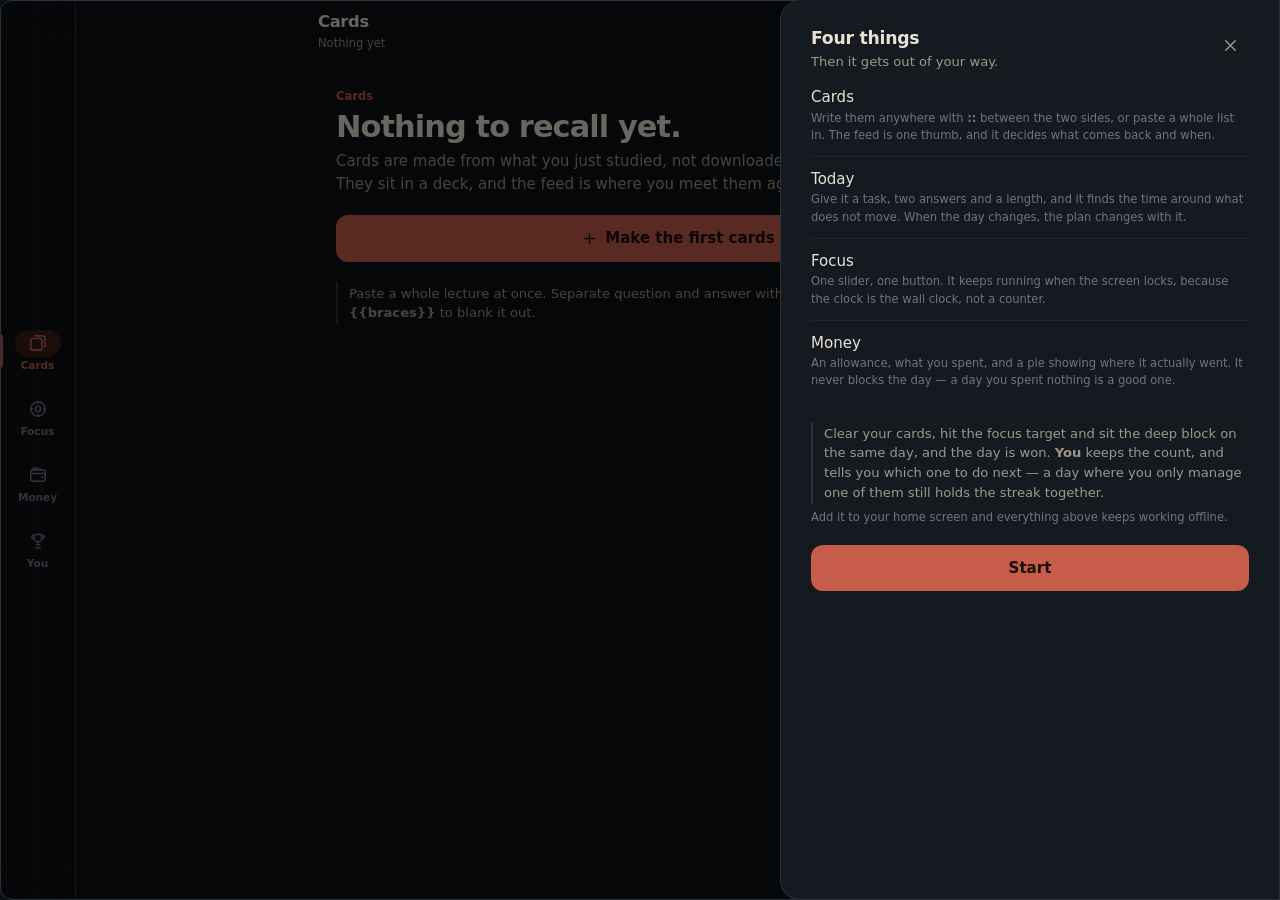
<file: engine/index.html>
<!doctype html>
<html lang="en" data-theme="dark">
<head>
<meta charset="utf-8">
<meta name="viewport" content="width=device-width, initial-scale=1, viewport-fit=cover, maximum-scale=5">
<title>Engine</title>

<meta name="description" content="Flash cards, a day planner, a deep work timer and pocket money, kept on your own phone.">
<meta name="theme-color" content="#0D1014">
<meta name="color-scheme" content="dark light">
<meta name="mobile-web-app-capable" content="yes">
<meta name="apple-mobile-web-app-capable" content="yes">
<meta name="apple-mobile-web-app-status-bar-style" content="black-translucent">
<meta name="apple-mobile-web-app-title" content="Engine">
<meta name="format-detection" content="telephone=no,date=no,address=no,email=no">

<link rel="manifest" href="manifest.webmanifest">
<link rel="icon" href="icons/favicon.svg" type="image/svg+xml">
<link rel="icon" href="icons/icon-192.png" sizes="192x192" type="image/png">
<link rel="apple-touch-icon" href="icons/apple-touch-icon.png">
<link rel="stylesheet" href="css/app.css">

<script>
  /* Set the theme before first paint so the screen never flashes white at 6am. */
  (function () {
    try {
      var raw = localStorage.getItem('engine.doc.v1');
      var t = 'dark';
      if (raw) {
        var s = JSON.parse(raw).settings || {};
        t = s.theme || 'dark';
        if (t === 'auto') t = matchMedia('(prefers-color-scheme: light)').matches ? 'light' : 'dark';
        document.documentElement.dataset.accent = s.accent || 'default';
        document.documentElement.dataset.density = s.density || 'normal';
      }
      document.documentElement.dataset.theme = t;
      document.querySelector('meta[name="theme-color"]')
        .setAttribute('content', t === 'light' ? '#F6F2EA' : '#0D1014');
    } catch (e) {}
  })();
</script>
</head>
<body>

<div id="app">
  <header id="topbar">
    <div class="topbar-in">
      <div class="grow">
        <div class="topbar-title">Engine</div>
        <div class="topbar-sub">Starting up</div>
      </div>
    </div>
  </header>

  <main id="main">
    <div class="block" aria-hidden="true">
      <div class="skel" style="height:22px;width:52%"></div>
      <div class="skel" style="height:15px;width:34%;margin-top:10px"></div>
      <div class="skel" style="height:110px;margin-top:22px;border-radius:18px"></div>
      <div class="skel" style="height:62px;margin-top:12px;border-radius:12px"></div>
    </div>
    <noscript>
      <div class="empty">
        <b>JavaScript is switched off</b>
        Engine runs entirely in the browser with no server, so it needs JavaScript to do anything at all.
      </div>
    </noscript>
  </main>

  <nav id="tabbar" aria-label="Sections"></nav>
</div>

<div id="reel" hidden></div>
<div id="scrim" hidden></div>
<div id="sheet" hidden role="dialog" aria-modal="true"></div>
<div id="toast" role="status" aria-live="polite"></div>
<div id="updater" hidden></div>

<script type="module" src="js/app.js"></script>

<script>
  /* The service worker is registered here, in a plain script, rather than
     from inside the module graph.

     If a module ever fails to load — a half-finished upload, a file
     missing from the cache, a typo in an import — the graph never
     instantiates and nothing inside it runs, which would include the code
     that registers the worker. The app would then be stuck on the broken
     copy with no way to fetch a fixed one. Registering out here means an
     update can always land, so a bad build can be replaced by the next
     one instead of bricking the page.

     It also races the module fetches for bandwidth and loses on a bad
     connection, so it waits for load and then retries. app.js picks the
     registration up through navigator.serviceWorker.ready. */
  (function () {
    if (!('serviceWorker' in navigator)) return;
    var tries = 0;
    function go() {
      navigator.serviceWorker.register('sw.js', { scope: './' }).catch(function () {
        if (++tries < 4) setTimeout(go, 900 * tries);
      });
    }
    if (document.readyState === 'complete') setTimeout(go, 300);
    else addEventListener('load', function () { setTimeout(go, 300); });
  })();
</script>
</body>
</html>
</file>
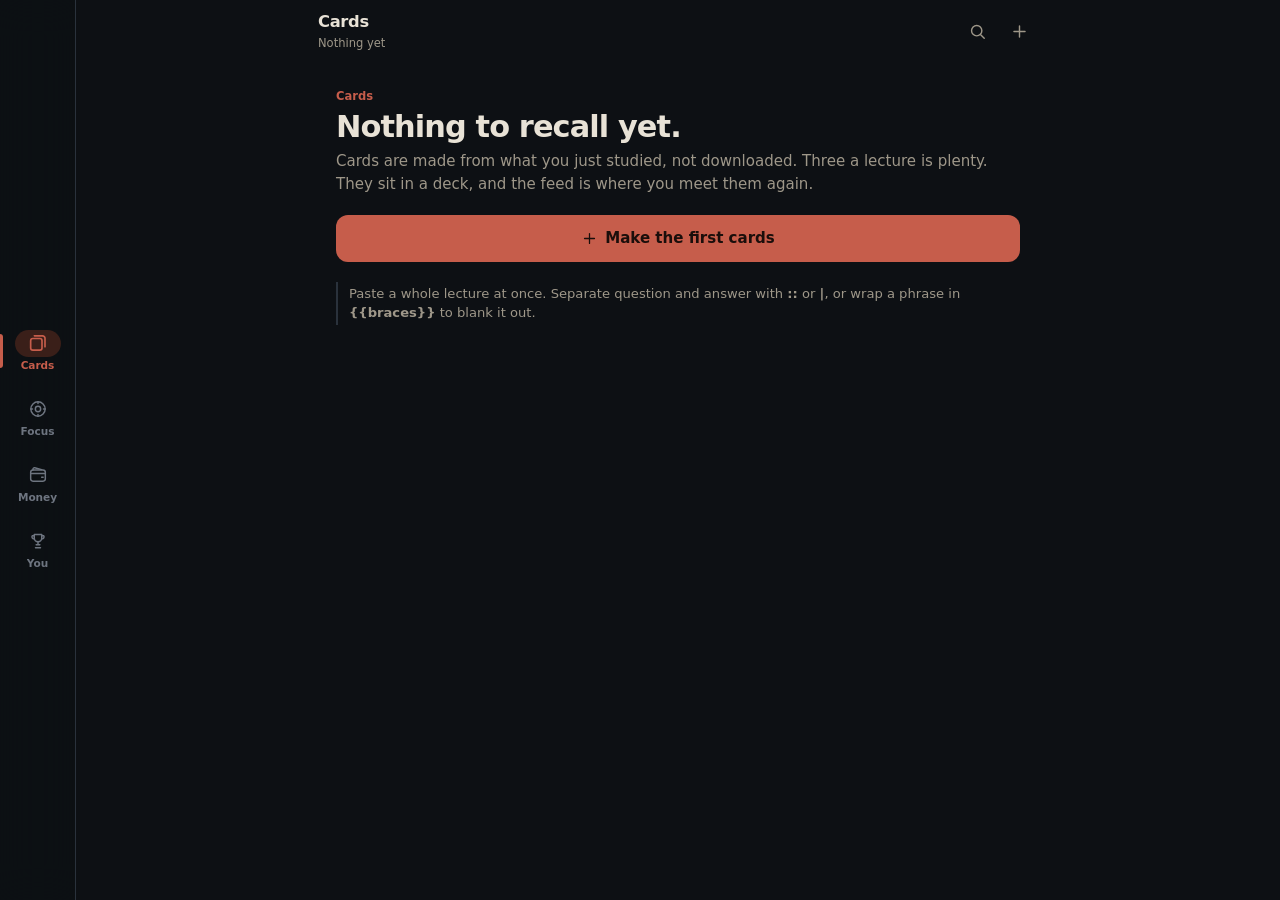
<file: engine/learn.html>
<!doctype html>
<html lang="en" data-theme="dark">
<head>
<meta charset="utf-8">
<meta name="viewport" content="width=device-width, initial-scale=1, viewport-fit=cover">
<title>Engine — Cards</title>
<meta name="theme-color" content="#0D1014">
<link rel="stylesheet" href="css/app.css">
<script>location.replace('./index.html#/cards');</script>
</head>
<body>
<main id="main" style="padding-top:20vh">
  <div class="empty">
    <b>Cards live inside Engine</b>
    Cards, the feed and their scheduling all moved into the main app.
    <p style="margin-top:16px"><a class="btn primary" href="./index.html#/cards">Open cards</a></p>
  </div>
</main>
</body>
</html>
</file>
<file: engine/css/app.css>
/* ============================================================
   ENGINE — design system
   Ink & bone. A time spine. Hairlines, no shadows.
   ============================================================ */

:root{
  --ink:#0D1014;
  --s1:#151A20;
  --s2:#1D242C;
  --s3:#262F39;
  --line:#2A323C;
  --line-soft:#1F262E;

  --tx:#E8E2D6;
  --tx2:#9E9789;
  --tx3:#6E7580;

  --accent:#C65D4B;
  --accent-ink:#1A0E0B;
  --accent-wash:#3A1F19;

  --done:#6FA893;
  --done-ink:#08201A;
  --done-wash:#1B3A33;

  --warn:#D9A441;
  --warn-wash:#3A2E12;
  --bad:#D2685C;
  --bad-wash:#3A1C18;
  --cool:#7C9AC4;

  --r1:8px; --r2:12px; --r3:18px;
  --gut:18px;
  --rail:56px;
  --tabh:60px;
  --pad:14px;

  --fs-xs:.72rem;
  --fs-sm:.82rem;
  --fs-md:.94rem;
  --fs-lg:1.08rem;
  --fs-xl:1.4rem;
  --fs-2xl:1.9rem;
  --fs-3xl:2.9rem;

  --ease:cubic-bezier(.22,.61,.36,1);
  --dur:180ms;

  color-scheme:dark;
}

[data-theme="light"]{
  --ink:#F6F2EA;
  --s1:#FFFFFF;
  --s2:#EFEAE0;
  --s3:#E3DCCF;
  --line:#DED6C7;
  --line-soft:#EBE4D8;

  --tx:#1A1D22;
  --tx2:#5E6470;
  --tx3:#8C8B85;

  --accent:#B14B39;
  --accent-ink:#FFF4F1;
  --accent-wash:#F6E2DC;

  --done:#3F7F6B;
  --done-ink:#EFFAF6;
  --done-wash:#DDEEE7;

  --warn:#8A6710;
  --warn-wash:#F4E9CC;
  --bad:#B2453A;
  --bad-wash:#F6DFDB;
  --cool:#3F6699;

  color-scheme:light;
}

[data-accent="amber"]{  --accent:#D9A441; --accent-ink:#1C1405; --accent-wash:#3A2E12; }
[data-accent="jade"]{   --accent:#5CA085; --accent-ink:#062018; --accent-wash:#18342B; }
[data-accent="indigo"]{ --accent:#7C8CE0; --accent-ink:#0B0E22; --accent-wash:#1E2347; }
[data-accent="violet"]{ --accent:#A47BD4; --accent-ink:#170C24; --accent-wash:#2C1D40; }
[data-accent="steel"]{  --accent:#7C9AC4; --accent-ink:#081018; --accent-wash:#1B2836; }

[data-theme="light"][data-accent="amber"]{  --accent:#8A6710; --accent-ink:#FFF8E8; --accent-wash:#F3E8C9; }
[data-theme="light"][data-accent="jade"]{   --accent:#2F7A60; --accent-ink:#EFFBF6; --accent-wash:#D9EEE6; }
[data-theme="light"][data-accent="indigo"]{ --accent:#4657B8; --accent-ink:#F0F2FF; --accent-wash:#DFE3F8; }
[data-theme="light"][data-accent="violet"]{ --accent:#6F45A8; --accent-ink:#F8F1FF; --accent-wash:#EBDFF8; }
[data-theme="light"][data-accent="steel"]{  --accent:#3F6699; --accent-ink:#F0F5FF; --accent-wash:#DEE7F4; }

[data-density="compact"]{ --pad:11px; --gut:14px; --tabh:54px; }
[data-density="roomy"]{ --pad:18px; --gut:22px; }

/* ---------- reset ---------- */
*{box-sizing:border-box;-webkit-tap-highlight-color:transparent}
html{-webkit-text-size-adjust:100%}
html,body{margin:0;padding:0}
body{
  background:var(--ink);
  color:var(--tx);
  font-family:ui-sans-serif,system-ui,-apple-system,"Segoe UI",Roboto,"Helvetica Neue",sans-serif;
  font-size:16px;
  line-height:1.5;
  overscroll-behavior-y:none;
  min-height:100dvh;
  -webkit-font-smoothing:antialiased;
}
button,input,select,textarea{font:inherit;color:inherit;margin:0}
button{background:none;border:0;padding:0;cursor:pointer;text-align:inherit}
a{color:var(--cool);text-underline-offset:2px}
h1,h2,h3,h4{margin:0;font-weight:620;letter-spacing:-.015em;line-height:1.25}
h1{font-size:var(--fs-xl)}
h2{font-size:var(--fs-lg)}
h3{font-size:var(--fs-md)}
p{margin:.4em 0}
ul,ol{margin:0}
img,svg{display:block;max-width:100%}
/* Every icon from util.js carries .ic, so one rule gives all of them a
   stroke, a colour and a size even where no component rule mentions svg.
   Without this the flame in a chip and the grid/list toggle drew as
   invisible black fills on a black ground. Component rules still win. */
svg.ic{width:1.08em;height:1.08em;flex:none;fill:none;stroke:currentColor;stroke-width:1.8;stroke-linecap:round;stroke-linejoin:round}
:focus-visible{outline:2px solid var(--accent);outline-offset:2px;border-radius:4px}
::selection{background:var(--accent);color:var(--accent-ink)}

/* ---------- type helpers ---------- */
.t2{color:var(--tx2)}
.t3{color:var(--tx3)}
.sm{font-size:var(--fs-sm)}
.xs{font-size:var(--fs-xs)}
.num{font-variant-numeric:tabular-nums}
.bold{font-weight:620}
.trunc{overflow:hidden;text-overflow:ellipsis;white-space:nowrap}
.center{text-align:center}
.mt{margin-top:12px}
.mt2{margin-top:20px}

/* ---------- app shell ---------- */
#app{min-height:100dvh;display:flex;flex-direction:column}
#topbar{
  position:sticky;top:0;z-index:40;
  padding:calc(env(safe-area-inset-top) + 10px) var(--gut) 10px;
  background:var(--ink);
  border-bottom:1px solid transparent;
  transition:border-color var(--dur) var(--ease);
}
#topbar.scrolled{border-bottom-color:var(--line);background:color-mix(in srgb,var(--ink) 90%,transparent);-webkit-backdrop-filter:blur(14px);backdrop-filter:blur(14px)}
.topbar-in{display:flex;align-items:center;justify-content:space-between;gap:10px;max-width:720px;margin:0 auto}
.topbar-title{font-size:1.02rem;font-weight:620;letter-spacing:-.02em;overflow:hidden;text-overflow:ellipsis;white-space:nowrap}
.topbar-sub{font-size:var(--fs-xs);color:var(--tx2);margin-top:1px;overflow:hidden;text-overflow:ellipsis;white-space:nowrap}
.topbar-actions{display:flex;align-items:center;gap:4px;flex:none}
/* Everything in the top bar is reachable with one thumb, so everything
   in it gets a real hit area whatever it looks like. */
.topbar-actions>.chip{position:relative;min-height:30px;padding:5px 10px;font-weight:600}
.topbar-actions>.chip::after{content:"";position:absolute;left:-4px;right:-4px;top:50%;height:44px;transform:translateY(-50%)}

/* A screen one level down always says so in the same place, so going
   back never means hunting for the way you came in. */
.topbar-back{
  flex:none;width:34px;height:34px;margin-left:-7px;
  display:inline-flex;align-items:center;justify-content:center;
  border-radius:11px;color:var(--tx2);
  transition:background var(--dur) var(--ease),transform 90ms var(--ease);
}
.topbar-back svg{width:20px;height:20px;stroke-width:2}
.topbar-back:active{background:var(--s2);transform:scale(.93)}

#main{flex:1;width:100%;max-width:720px;margin:0 auto;padding:0 var(--gut) calc(var(--tabh) + env(safe-area-inset-bottom) + 30px)}

.block{margin:var(--gut) 0}
.hr{height:1px;background:var(--line-soft);border:0;margin:var(--gut) 0}

/* ============================================================
   TAB BAR
   Rigid: it is always the same six, always in the same order,
   always the same height, and it never moves under your thumb.
   Interactive: one rail slides to the tab you are on, the icon
   sits in a pill that fills, and the label is legible rather than
   decorative. Painted once and then updated in place, which is
   what lets the rail animate at all.
   ============================================================ */
#tabbar{
  position:fixed;left:0;right:0;bottom:0;z-index:45;
  height:calc(var(--tabh) + env(safe-area-inset-bottom));
  padding-bottom:env(safe-area-inset-bottom);
  background:color-mix(in srgb,var(--ink) 88%,transparent);
  -webkit-backdrop-filter:saturate(150%) blur(18px);
  backdrop-filter:saturate(150%) blur(18px);
  border-top:1px solid var(--line);
  display:flex;justify-content:center;
  touch-action:manipulation;
}
@supports not (backdrop-filter:blur(1px)){ #tabbar{background:var(--ink)} }
#tabbar[hidden]{display:none}

.tab{
  flex:1 1 0;min-width:0;max-width:140px;
  display:flex;flex-direction:column;align-items:center;justify-content:center;gap:2px;
  color:var(--tx3);position:relative;padding-top:3px;
  transition:color var(--dur) var(--ease);
  -webkit-user-select:none;user-select:none;
}
.tab .ico{
  width:46px;height:27px;display:flex;align-items:center;justify-content:center;
  border-radius:14px;background:transparent;
  transition:background var(--dur) var(--ease),transform 260ms cubic-bezier(.34,1.5,.5,1);
}
.tab svg{width:20px;height:20px;stroke:currentColor;fill:none;stroke-width:1.75;stroke-linecap:round;stroke-linejoin:round}
.tab span{font-size:.66rem;font-weight:600;letter-spacing:-.005em;line-height:1.25;max-width:100%;overflow:hidden;text-overflow:ellipsis;white-space:nowrap}
.tab:active .ico{transform:scale(.9)}
.tab[aria-current="page"]{color:var(--accent)}
.tab[aria-current="page"] .ico{background:var(--accent-wash)}
.tab[aria-current="page"] svg{stroke-width:2}

/* One rail for the whole bar, moved by transform, so switching tabs
   reads as a single object sliding rather than two dots blinking. */
.tabrail{
  position:absolute;top:0;left:0;width:0;height:2.5px;border-radius:0 0 3px 3px;
  background:var(--accent);pointer-events:none;
  transition:transform 300ms cubic-bezier(.3,.8,.3,1),width 220ms var(--ease);
}
.tab .dot{
  position:absolute;top:2px;right:calc(50% - 20px);
  min-width:16px;height:16px;padding:0 4px;border-radius:9px;
  background:var(--accent);color:var(--accent-ink);
  font-size:.6rem;font-weight:700;font-variant-numeric:tabular-nums;
  display:flex;align-items:center;justify-content:center;line-height:1;
  box-shadow:0 0 0 2px var(--ink);
}
.tab .dot.soft{background:var(--done);color:var(--done-ink)}
.tab .dot.pip{min-width:8px;width:8px;height:8px;padding:0;top:5px;right:calc(50% - 15px)}
.tab .dot[hidden]{display:none}

/* The view itself fades in on a tab change. Short enough that it never
   sits between you and the thing you tapped. */
#main.swap{animation:viewIn 220ms var(--ease)}
@keyframes viewIn{from{opacity:0;transform:translateY(6px)}to{opacity:1;transform:none}}

/* ---------- buttons ---------- */
.btn{
  display:inline-flex;align-items:center;justify-content:center;gap:7px;
  min-height:44px;padding:11px 16px;border-radius:var(--r2);
  background:var(--s2);color:var(--tx);
  font-size:var(--fs-md);font-weight:580;
  border:1px solid transparent;
  transition:transform 90ms var(--ease),background var(--dur) var(--ease),opacity var(--dur);
  user-select:none;
}
.btn:active{transform:scale(.975)}
.btn[disabled]{opacity:.4;pointer-events:none}
.btn.primary{background:var(--accent);color:var(--accent-ink)}
.btn.good{background:var(--done);color:var(--done-ink)}
.btn.danger{background:var(--bad-wash);color:var(--bad)}
.btn.quiet{background:transparent;border-color:var(--line);color:var(--tx)}
.btn.full{width:100%}
.btn.s{min-height:36px;padding:7px 11px;font-size:var(--fs-sm);border-radius:var(--r1);gap:5px}
.btn svg{width:17px;height:17px;stroke:currentColor;fill:none;stroke-width:1.8;stroke-linecap:round;stroke-linejoin:round;flex:none}
.iconbtn{width:38px;height:38px;display:inline-flex;align-items:center;justify-content:center;border-radius:10px;color:var(--tx2);transition:background var(--dur) var(--ease)}
.iconbtn:active{background:var(--s2)}
.iconbtn svg{width:19px;height:19px;stroke:currentColor;fill:none;stroke-width:1.8;stroke-linecap:round;stroke-linejoin:round}

.row{display:flex;align-items:center;gap:10px}
.row.tight{gap:6px}
.row.between{justify-content:space-between}
.row.top{align-items:flex-start}
.grow{flex:1;min-width:0}
.wrap{display:flex;flex-wrap:wrap;gap:7px}
.g2{display:grid;grid-template-columns:1fr 1fr;gap:9px}
.g3{display:grid;grid-template-columns:repeat(3,1fr);gap:8px}
/* ---------- panels ---------- */
.panel{background:var(--s1);border:1px solid var(--line-soft);border-radius:var(--r3);padding:var(--pad) calc(var(--pad) + 2px)}
.panel+.panel{margin-top:10px}
.panel-h{display:flex;align-items:baseline;justify-content:space-between;gap:10px;margin-bottom:9px}
.section-h{display:flex;align-items:baseline;justify-content:space-between;gap:10px;margin:0 2px 8px}
.section-h h2{font-size:var(--fs-md);font-weight:620}

.chip{display:inline-flex;align-items:center;gap:4px;padding:3px 9px;border-radius:20px;background:var(--s2);color:var(--tx2);font-size:var(--fs-xs);font-weight:540;line-height:1.4;white-space:nowrap}
.chip.live{background:var(--accent-wash);color:var(--accent)}
.chip.done{background:var(--done-wash);color:var(--done)}
.chip.warn{background:var(--warn-wash);color:var(--warn)}
.chip.bad{background:var(--bad-wash);color:var(--bad)}
.chip.on{background:var(--tx);color:var(--ink)}
.chip svg{width:13px;height:13px;stroke-width:2}
/* A chip you can press has to be pressable with a thumb. The pill keeps
   its size; the thing you have to hit is bigger than the thing you see. */
.chip.tap{position:relative;transition:transform 110ms var(--ease)}
.chip.tap::after{content:"";position:absolute;left:0;right:0;top:50%;height:44px;transform:translateY(-50%)}
.chip.tap:active{transform:scale(.94)}

.note{border-left:2px solid var(--line);padding:2px 0 2px 11px;color:var(--tx2);font-size:var(--fs-sm);line-height:1.5}
.note.live{border-color:var(--accent)}
.note.good{border-color:var(--done)}
.note.warn{border-color:var(--warn)}

.empty{padding:26px 14px;text-align:center;color:var(--tx3);font-size:var(--fs-sm);line-height:1.6}
.empty b{display:block;color:var(--tx2);font-weight:580;margin-bottom:3px}

/* ---------- forms ---------- */
.field{display:block;margin-top:12px}
.field>.lbl{display:block;font-size:var(--fs-xs);color:var(--tx2);margin-bottom:5px;font-weight:540}
.in{
  width:100%;min-height:44px;padding:10px 12px;
  background:var(--s2);border:1px solid var(--line);border-radius:var(--r2);
  color:var(--tx);outline:none;
  transition:border-color var(--dur) var(--ease);
}
.in:focus{border-color:var(--accent)}
.in::placeholder{color:var(--tx3)}
textarea.in{min-height:96px;resize:vertical;line-height:1.55}
select.in{appearance:none;background-image:linear-gradient(45deg,transparent 50%,var(--tx3) 50%),linear-gradient(135deg,var(--tx3) 50%,transparent 50%);background-position:calc(100% - 16px) 19px,calc(100% - 11px) 19px;background-size:5px 5px;background-repeat:no-repeat;padding-right:34px}
.in.s{min-height:36px;padding:7px 10px;font-size:var(--fs-sm)}
.hint{font-size:var(--fs-xs);color:var(--tx3);margin-top:5px;line-height:1.5}

.switch{display:flex;align-items:center;justify-content:space-between;gap:12px;padding:11px 0;border-bottom:1px solid var(--line-soft)}
.switch:last-child{border-bottom:0}
.switch-txt{flex:1;min-width:0}
.switch-txt b{display:block;font-weight:560;font-size:var(--fs-md)}
.switch-txt span{display:block;font-size:var(--fs-xs);color:var(--tx3);margin-top:1px;line-height:1.45}
.tgl{position:relative;width:46px;height:28px;border-radius:20px;background:var(--s3);flex:none;transition:background var(--dur) var(--ease)}
.tgl::after{content:"";position:absolute;top:3px;left:3px;width:22px;height:22px;border-radius:50%;background:var(--tx2);transition:transform var(--dur) var(--ease),background var(--dur)}
.tgl[aria-checked="true"]{background:var(--accent)}
.tgl[aria-checked="true"]::after{transform:translateX(18px);background:var(--accent-ink)}

.seg{display:flex;gap:3px;background:var(--s2);border-radius:var(--r2);padding:3px;overflow-x:auto;scrollbar-width:none}
.seg::-webkit-scrollbar{display:none}
.seg button{flex:1 0 auto;min-height:36px;padding:7px 12px;border-radius:9px;color:var(--tx2);font-size:var(--fs-sm);font-weight:560;white-space:nowrap;transition:background var(--dur) var(--ease),color var(--dur)}
.seg button[aria-pressed="true"]{background:var(--ink);color:var(--tx)}
.seg button svg{width:17px;height:17px}
.seg button:active{transform:scale(.97)}
[data-theme="light"] .seg button[aria-pressed="true"]{background:var(--s1)}

/* ---------- lists ---------- */
.list{list-style:none;padding:0;margin:0}
.list>li{display:flex;align-items:flex-start;gap:11px;padding:12px 0;border-bottom:1px solid var(--line-soft)}
.list>li:last-child{border-bottom:0}
.list .body{flex:1;min-width:0}
.list .title{font-size:var(--fs-md);font-weight:530;line-height:1.35}
.list .meta{font-size:var(--fs-xs);color:var(--tx3);margin-top:2px}
.list li.is-done .title{color:var(--tx3);text-decoration:line-through}
.tickbox{position:relative;width:23px;height:23px;flex:none;margin-top:2px;border-radius:7px;border:1.7px solid var(--tx3);display:flex;align-items:center;justify-content:center;transition:background var(--dur) var(--ease),border-color var(--dur)}
button.tickbox::after{content:"";position:absolute;left:50%;top:50%;width:44px;height:44px;transform:translate(-50%,-50%)}
.tickbox svg{width:13px;height:13px;stroke:var(--done-ink);fill:none;stroke-width:2.6;stroke-linecap:round;stroke-linejoin:round;opacity:0;transform:scale(.5);transition:opacity 140ms var(--ease),transform 200ms var(--ease)}
li.is-done .tickbox,.tickbox[aria-checked="true"]{background:var(--done);border-color:var(--done)}
li.is-done .tickbox svg,.tickbox[aria-checked="true"] svg{opacity:1;transform:scale(1)}
.chev{color:var(--tx3);flex:none;align-self:center}
.chev svg{width:16px;height:16px;stroke:currentColor;fill:none;stroke-width:2;stroke-linecap:round;stroke-linejoin:round}

.hero{padding:6px 0 2px}
.hero .kicker{font-size:var(--fs-xs);color:var(--accent);font-weight:580}
.hero .h{font-size:var(--fs-2xl);font-weight:640;letter-spacing:-.03em;line-height:1.12;margin-top:5px}
.hero .p{color:var(--tx2);font-size:var(--fs-md);margin-top:6px;line-height:1.5}
/* ---------- stats ---------- */
.stat{background:var(--s1);border:1px solid var(--line-soft);border-radius:var(--r2);padding:11px 12px}
.stat b{display:block;font-size:var(--fs-xl);font-weight:620;letter-spacing:-.03em;line-height:1.1;font-variant-numeric:tabular-nums}
.stat span{display:block;font-size:var(--fs-xs);color:var(--tx3);margin-top:3px;line-height:1.35}
.stat.hl b{color:var(--accent)}
.stat.ok b{color:var(--done)}

.heat{display:grid;grid-template-columns:repeat(7,1fr);gap:4px}
.heat button{aspect-ratio:1;border-radius:4px;background:var(--s2);transition:transform 110ms var(--ease)}
.heat button:active{transform:scale(.85)}
.heat .l1{background:color-mix(in srgb,var(--done) 22%,var(--s2))}
.heat .l2{background:color-mix(in srgb,var(--done) 52%,var(--s2))}
.heat .l3{background:var(--done)}
.heat .today{box-shadow:inset 0 0 0 1.5px var(--accent)}
.heat .void{background:transparent;border:1px dashed var(--line-soft)}
.heatkey{display:flex;align-items:center;gap:5px;font-size:var(--fs-xs);color:var(--tx3)}
.heatkey i{width:9px;height:9px;border-radius:2px;display:block}

svg.chart{width:100%;height:auto;display:block;overflow:visible}

/* ---------- sheet ---------- */
#scrim{position:fixed;inset:0;z-index:60;background:rgba(0,0,0,.55);opacity:0;pointer-events:none;transition:opacity 200ms var(--ease)}
#scrim.in{opacity:1;pointer-events:auto}
#scrim[hidden]{display:none}
#sheet{
  position:fixed;left:0;right:0;bottom:0;z-index:61;
  max-height:92dvh;display:flex;flex-direction:column;
  background:var(--s1);border-top:1px solid var(--line);
  border-radius:20px 20px 0 0;
  transform:translateY(101%);
  transition:transform 280ms var(--ease);
}
#sheet.in{transform:translateY(0)}
#sheet[hidden]{display:none}
.sheet-in{width:100%;max-width:720px;margin:0 auto;padding:0 var(--gut) calc(var(--gut) + env(safe-area-inset-bottom));overflow-y:auto;overscroll-behavior:contain;-webkit-overflow-scrolling:touch}
.sheet-grab{flex:none;padding:9px 0 4px;display:flex;justify-content:center;touch-action:none}
.sheet-grab::before{content:"";width:38px;height:4px;border-radius:3px;background:var(--line)}
.sheet-hd{display:flex;align-items:flex-start;justify-content:space-between;gap:12px;padding-bottom:4px}
.sheet-hd h2{font-size:var(--fs-lg);padding-top:2px}
.sheet-hd .sub{font-size:var(--fs-sm);color:var(--tx2);margin-top:2px;line-height:1.5}
.sheet-ft{display:flex;gap:8px;margin-top:18px}
.sheet-ft .btn{flex:1}
.sheet-ft .btn.thin{flex:0 0 auto}

#toast{
  position:fixed;left:50%;bottom:calc(var(--tabh) + env(safe-area-inset-bottom) + 14px);
  z-index:70;transform:translate(-50%,14px);opacity:0;pointer-events:none;
  background:var(--tx);color:var(--ink);
  padding:10px 17px;border-radius:22px;font-size:var(--fs-sm);font-weight:560;
  max-width:88vw;text-align:center;
  transition:opacity 200ms var(--ease),transform 240ms var(--ease);
}
#toast.in{opacity:1;transform:translate(-50%,0)}

/* ============================================================
   REEL — one card, the whole screen

   The card is not a card sitting on a page any more: it IS the page.
   Edge to edge, no frame, no deck under it, nothing above or below it
   to read. Two corner buttons and a hairline of progress are the
   entire interface that is not the words on the card, and both of the
   buttons are quiet enough to disappear while you read.
   ============================================================ */
#reel{
  position:fixed;inset:0;z-index:50;background:var(--ink);
  overscroll-behavior:none;touch-action:none;
  -webkit-user-select:none;user-select:none;
}
#reel[hidden]{display:none}

/* How far through, as a line rather than a number. A number is a thing
   you read; a line is a thing you notice. */
.reel-prog{
  position:absolute;left:0;right:0;top:0;z-index:3;height:2px;
  background:color-mix(in srgb,var(--tx3) 16%,transparent);
  pointer-events:none;
}
.reel-prog>i{display:block;height:100%;background:var(--accent);transition:width 320ms var(--ease)}

/* The two buttons. They sit over the card, not in a bar above it, so
   the card keeps the whole screen. Drags pass straight through them —
   see wireDrag — and they only act on a press that never moved. */
.reel-ctl{
  position:absolute;left:0;right:0;top:0;z-index:4;
  display:flex;align-items:center;justify-content:space-between;
  padding:calc(env(safe-area-inset-top) + 8px) 10px 0;
  pointer-events:none;
}
.reel-btn{
  pointer-events:auto;flex:none;
  width:40px;height:40px;border-radius:50%;
  display:inline-flex;align-items:center;justify-content:center;
  color:var(--tx3);background:color-mix(in srgb,var(--s1) 70%,transparent);
  -webkit-backdrop-filter:blur(10px);backdrop-filter:blur(10px);
  transition:color var(--dur) var(--ease),background var(--dur) var(--ease),transform 110ms var(--ease);
}
.reel-btn svg{width:20px;height:20px;stroke-width:2}
.reel-btn:active{transform:scale(.9);color:var(--tx1);background:var(--s2)}

.reel-stage{
  position:absolute;inset:0;z-index:1;
  overflow:hidden;touch-action:none;
  perspective:1600px;
}

.rcard{position:absolute;inset:0;transform-style:preserve-3d;will-change:transform}
.rcard[hidden]{display:none}
.rflip{position:absolute;inset:0;transform-style:preserve-3d;transition:transform 300ms cubic-bezier(.25,.8,.3,1)}
.rface{
  position:absolute;inset:0;display:flex;flex-direction:column;
  padding:calc(env(safe-area-inset-top) + 62px) calc(var(--gut) + 6px)
          calc(env(safe-area-inset-bottom) + 42px);
  background:var(--ink);
  backface-visibility:hidden;-webkit-backface-visibility:hidden;
  overflow:hidden;
}

/* A wash in the subject's own hue across the top of the question side.
   Enough to tell two decks apart in the corner of your eye, never enough
   to compete with the text — and it is painted into the face rather than
   sitting behind it, because the face now covers the whole screen. */
.rface.front{
  background:
    radial-gradient(130% 52% at 50% 0,hsl(var(--deck-hue,18) 62% 48% / .13),transparent 72%),
    var(--ink);
}

/* The answer side is told apart by a change of ground, not by a caption
   saying which side you are on. It has to read in both themes, so it is
   a tint of the accent rather than a shade of the background: in light
   mode two shades of cream are the same colour. */
.rface.back{
  transform:rotateY(180deg);
  background:
    radial-gradient(130% 55% at 50% 0,color-mix(in srgb,var(--accent) 17%,transparent),transparent 70%),
    var(--ink);
}

.reel-stage.dealing .rcard[data-slot="1"]{animation:dealIn 340ms cubic-bezier(.22,.9,.3,1)}
@keyframes dealIn{from{transform:translate3d(0,28px,0) scale(.96);opacity:0}to{transform:translate3d(0,0,0) scale(1);opacity:1}}

/* Nothing inside a card scrolls: a scroller in here would swallow the
   gesture the whole screen exists to receive. The type is fitted to the
   glass in fitCard() instead. */
.rcard-body{
  flex:1;display:flex;flex-direction:column;justify-content:center;
  overflow:hidden;min-height:0;
}
.rcard-q,.rcard-ans{
  font-size:clamp(1.8rem,7.6vw,2.7rem);font-weight:580;letter-spacing:-.028em;
  line-height:1.24;white-space:pre-wrap;overflow-wrap:break-word;
}
.rcard-q.long,.rcard-ans.long{font-size:clamp(1.35rem,5.6vw,1.9rem);line-height:1.34;letter-spacing:-.022em}
.rcard-q.xlong,.rcard-ans.xlong{font-size:clamp(1.05rem,4.2vw,1.35rem);line-height:1.46;letter-spacing:-.012em}
.cloze{color:var(--accent);font-weight:640}
.cloze.blank{background:var(--accent-wash);color:transparent;border-radius:5px;padding:0 4px;user-select:none}

/* What a grade felt like, said in colour over the whole screen rather
   than in a word laid on top of the one piece of text that matters. */
.reel-stage::after{
  content:"";position:absolute;inset:0;z-index:6;pointer-events:none;
  opacity:0;background:transparent;
}
.reel-stage.t-again::after{animation:tintFlash 600ms var(--ease);background:radial-gradient(120% 60% at 50% 0,var(--bad),transparent 72%)}
.reel-stage.t-run::after{animation:tintFlash 600ms var(--ease);background:radial-gradient(120% 60% at 50% 0,var(--accent),transparent 72%)}
@keyframes tintFlash{0%{opacity:0}18%{opacity:.2}100%{opacity:0}}

/* ---------- the end of the queue ---------- */
.rcard.end .rface{background:linear-gradient(176deg,color-mix(in srgb,var(--accent-wash) 46%,var(--ink)),var(--ink) 64%)}
.rcard-body.end{align-items:center;text-align:center;justify-content:center}
.story-num{font-size:4.2rem;font-weight:650;letter-spacing:-.05em;line-height:1;font-variant-numeric:tabular-nums;color:var(--accent)}
.story-h{font-size:1.32rem;font-weight:600;letter-spacing:-.02em;margin-top:12px;max-width:22ch;line-height:1.3}
.story-p{color:var(--tx2);font-size:var(--fs-md);margin-top:8px;max-width:30ch;line-height:1.55}
.end-stats{width:100%;max-width:330px;margin-top:20px}
.end-stats .stat{padding:9px 6px;text-align:center}
.end-stats .stat b{font-size:var(--fs-lg)}
.reel-endacts{display:grid;grid-template-columns:1fr 1fr;gap:8px;width:100%;max-width:420px;margin-top:26px}

.gesture-list{list-style:none;padding:0;margin:16px 0 0;display:flex;flex-direction:column;gap:12px}
.gesture-list>li{display:flex;align-items:flex-start;gap:11px}
.gesture-list .gi{
  flex:none;width:32px;height:32px;border-radius:11px;
  background:var(--s2);color:var(--accent);
  display:flex;align-items:center;justify-content:center;
}
.gesture-list .gi svg{width:16px;height:16px}
.gesture-list b{display:block;font-size:var(--fs-md);font-weight:580;line-height:1.3}
.gesture-list i{display:block;font-style:normal;font-size:var(--fs-xs);color:var(--tx3);margin-top:1px;line-height:1.45}

.spark{position:fixed;pointer-events:none;z-index:55;width:5px;height:5px;border-radius:50%;background:var(--done)}

/* ============================================================
   FOCUS — the session owns the screen
   ============================================================ */
/* The session hides the top bar, because the bar is empty while it runs
   and the clock wants the room. It does NOT hide the tab bar: losing the
   way between tabs is losing the app, and no screen is worth that. */
[data-session="focus"] #topbar{display:none}
[data-immersive] #tabbar{display:none}
[data-session="focus"] #main{
  padding-top:calc(env(safe-area-inset-top) + 52px);
  padding-bottom:calc(var(--tabh) + env(safe-area-inset-bottom) + 14px);
}

.focus-wrap{
  display:flex;flex-direction:column;align-items:center;padding:4px 0 0;
  min-height:calc(100dvh - var(--tabh) - env(safe-area-inset-top) - env(safe-area-inset-bottom) - 74px);
  justify-content:center;gap:2px;
}
.focus-phase{font-size:var(--fs-sm);color:var(--tx2);font-weight:560;letter-spacing:.01em}
.focus-task{font-size:1.35rem;font-weight:620;letter-spacing:-.025em;margin-top:4px;text-align:center;max-width:22ch;line-height:1.25}
.focus-end{font-size:3.4rem;font-weight:640;letter-spacing:-.04em;margin:10px 0 6px;color:var(--done)}

.dial{position:relative;width:min(290px,74vw);aspect-ratio:1;margin:22px 0 10px}
.dial svg{width:100%;height:100%;transform:rotate(-90deg)}
.dial circle{transition:stroke-dashoffset 900ms linear}
.dial .face{position:absolute;inset:0;display:flex;flex-direction:column;align-items:center;justify-content:center}
.dial .cd{font-size:3.5rem;font-weight:620;letter-spacing:-.05em;line-height:1;font-variant-numeric:tabular-nums}
.dial .cd.rest{color:var(--done)}
.dial .sub{font-size:var(--fs-xs);color:var(--tx3);margin-top:8px;font-variant-numeric:tabular-nums}
.pips{display:flex;gap:7px;margin-top:4px}
.pips i{width:7px;height:7px;border-radius:50%;background:var(--s3)}
.pips i.on{background:var(--accent)}

.focus-acts{display:flex;gap:8px;width:100%;max-width:420px;margin-top:22px}
.focus-acts .grow{flex:1}
.btn.tall{min-height:54px;font-size:var(--fs-lg)}
.btn.thin{flex:0 0 auto;padding-left:15px;padding-right:15px}

.focus-pull{margin-top:14px;font-size:var(--fs-xs);color:var(--tx3);display:inline-flex;align-items:center;gap:6px;padding:7px 13px;border-radius:20px;background:var(--s1);border:1px solid var(--line-soft)}
.focus-pull b{font-variant-numeric:tabular-nums;color:var(--tx2)}
.focus-pull.hit{color:var(--warn);border-color:color-mix(in srgb,var(--warn) 35%,transparent)}
.focus-pull svg{width:14px;height:14px;stroke:currentColor;fill:none;stroke-width:1.8;stroke-linecap:round;stroke-linejoin:round}
.focus-say{margin-top:16px;max-width:34ch;text-align:center;font-size:var(--fs-sm);color:var(--tx3);line-height:1.55}
.focus-say.wide{max-width:30ch;margin-top:6px}

/* The label over a finished session. It came from the workout player,
   which is gone; the session-complete banner still wears it. */
.pl-kick{font-size:var(--fs-xs);color:var(--tx3);font-weight:600;letter-spacing:.06em;text-transform:uppercase}
.pl-kick.done{color:var(--done);display:inline-flex;align-items:center;gap:6px}
.pl-kick.done svg{width:15px;height:15px;stroke:currentColor;fill:none;stroke-width:2.4;stroke-linecap:round;stroke-linejoin:round}

.startcard .start-title{font-size:1.5rem;font-weight:640;letter-spacing:-.03em;margin-top:4px;line-height:1.2}
.xs.hl{color:var(--accent);font-weight:600}
.xs.ok{color:var(--done);font-weight:600}

/* ============================================================
   THE INTENTION, THE BREATH
   ============================================================ */

/* "After I X, in Y." Written down once, read at the moment it matters. */
.contract{
  margin-top:12px;padding:11px 13px;
  background:var(--s2);border-left:2px solid var(--accent);border-radius:0 var(--r1) var(--r1) 0;
}
.contract b{display:block;font-size:var(--fs-md);font-weight:560;line-height:1.45;margin-top:3px}

.arrive{display:flex;flex-direction:column;align-items:center;padding:18px 0 4px;text-align:center}
.breath{
  position:relative;width:150px;height:150px;border-radius:50%;
  display:flex;align-items:center;justify-content:center;
  background:var(--accent-wash);
  box-shadow:inset 0 0 0 1.5px color-mix(in srgb,var(--accent) 45%,transparent);
  transform:scale(.62);
  transition:transform 4s cubic-bezier(.4,0,.5,1),background 4s linear;
}
.breath.in{transform:scale(1)}
.breath.out{transform:scale(.62);transition-duration:6s}
.breath b{font-size:var(--fs-lg);font-weight:600;letter-spacing:.02em;color:var(--accent)}
.breath-count{margin-top:18px;font-size:var(--fs-xs);color:var(--tx3);font-variant-numeric:tabular-nums}
.breath-say{margin-top:12px;max-width:30ch;font-size:var(--fs-sm);color:var(--tx2);line-height:1.6}
@media (prefers-reduced-motion:reduce){
  .breath{transition:none}
}

/* ---------- misc ---------- */
.kv{display:flex;justify-content:space-between;gap:12px;padding:8px 0;border-bottom:1px solid var(--line-soft);font-size:var(--fs-sm)}
.kv:last-child{border-bottom:0}
.kv .k{color:var(--tx2)}
.kv .v{font-variant-numeric:tabular-nums;text-align:right}
.kv .v.bad{color:var(--bad)}

.rule{padding:11px 0;border-bottom:1px solid var(--line-soft)}
.rule:last-child{border-bottom:0}
.rule .if{font-size:var(--fs-sm);color:var(--tx2)}
.rule .then{font-size:var(--fs-md);font-weight:530;margin-top:2px;line-height:1.45}

.bar{height:6px;border-radius:4px;background:var(--s2);overflow:hidden}
.bar>i{display:block;height:100%;border-radius:4px;background:var(--accent);transition:width 500ms var(--ease)}
.bar.ok>i{background:var(--done)}

.sub-bar{display:flex;align-items:center;gap:9px;padding:6px 0}
.sub-bar .nm{width:80px;flex:none;font-size:var(--fs-sm);color:var(--tx2);overflow:hidden;text-overflow:ellipsis;white-space:nowrap}
.sub-bar .tr{flex:1;height:7px;border-radius:4px;background:var(--s2);overflow:hidden}
.sub-bar .tr>i{display:block;height:100%;border-radius:4px;background:var(--cool)}
.sub-bar .vl{width:54px;text-align:right;font-size:var(--fs-xs);color:var(--tx2);font-variant-numeric:tabular-nums}

#updater{position:fixed;left:12px;right:12px;bottom:calc(var(--tabh) + env(safe-area-inset-bottom) + 12px);z-index:65;background:var(--s2);border:1px solid var(--line);border-radius:14px;padding:11px 13px;display:flex;align-items:center;gap:11px}
#updater[hidden]{display:none}

@media (prefers-reduced-motion:reduce){
  *,*::before,*::after{animation-duration:.001ms!important;animation-iteration-count:1!important;transition-duration:.001ms!important}
}

/* ============================================================
   SLIDERS — setting a number with a thumb, not a keyboard
   ============================================================ */
.slider{margin-top:16px}
.slider-h{display:flex;align-items:baseline;justify-content:space-between;gap:10px;margin-bottom:5px}
.slider-h .lbl{font-size:var(--fs-xs);color:var(--tx2);font-weight:540}
.slider-h .val{font-size:1.3rem;font-weight:660;letter-spacing:-.03em;font-variant-numeric:tabular-nums;color:var(--accent)}
.slider-h .val small{font-size:var(--fs-xs);font-weight:540;color:var(--tx3);margin-left:3px;letter-spacing:0}
.slider.rest .slider-h .val{color:var(--done)}
.rng{
  -webkit-appearance:none;appearance:none;width:100%;height:34px;
  background:transparent;display:block;touch-action:pan-y;
}
.rng::-webkit-slider-runnable-track{height:8px;border-radius:6px;background:var(--s2);border:1px solid var(--line-soft)}
.rng::-moz-range-track{height:8px;border-radius:6px;background:var(--s2);border:1px solid var(--line-soft)}
.rng::-webkit-slider-thumb{
  -webkit-appearance:none;appearance:none;
  width:28px;height:28px;margin-top:-11px;border-radius:50%;
  background:var(--accent);border:3px solid var(--ink);
  box-shadow:0 0 0 1px var(--accent);
  transition:transform 120ms var(--ease);
}
.rng::-moz-range-thumb{
  width:26px;height:26px;border-radius:50%;
  background:var(--accent);border:3px solid var(--ink);box-shadow:0 0 0 1px var(--accent);
}
.rng:active::-webkit-slider-thumb{transform:scale(1.14)}
.rng.rest::-webkit-slider-thumb{background:var(--done);box-shadow:0 0 0 1px var(--done)}
.rng.rest::-moz-range-thumb{background:var(--done);box-shadow:0 0 0 1px var(--done)}
.slider-ticks{display:flex;justify-content:space-between;font-size:.62rem;color:var(--tx3);font-variant-numeric:tabular-nums;margin-top:-4px}

/* A row of quick values under a slider. Tapping one is faster than
   dragging to it, and dragging is faster than typing. */
.quickrow{display:flex;gap:6px;margin-top:9px}
.quickrow button{
  flex:1;min-width:0;min-height:38px;border-radius:10px;background:var(--s2);
  color:var(--tx2);font-size:.76rem;font-weight:580;white-space:nowrap;
  font-variant-numeric:tabular-nums;
  transition:background var(--dur) var(--ease),color var(--dur),transform 100ms var(--ease);
}
.quickrow button:active{transform:scale(.95)}
.quickrow button[aria-pressed="true"]{background:var(--accent);color:var(--accent-ink)}

/* Stepper: two thumbs and a number, for things counted rather than measured. */
.stepper{display:flex;align-items:center;gap:10px;margin-top:6px}
.stepper .sbtn{
  width:42px;height:42px;flex:none;border-radius:13px;background:var(--s2);color:var(--tx);
  display:flex;align-items:center;justify-content:center;
  transition:background var(--dur) var(--ease),transform 100ms var(--ease);
}
.stepper .sbtn:active{transform:scale(.92);background:var(--s3)}
.stepper .sbtn svg{width:18px;height:18px;stroke-width:2.2}
.stepper .sval{flex:1;text-align:center;line-height:1.15}
.stepper .sval [data-stepval]{display:block;font-size:1.35rem;font-weight:660;font-variant-numeric:tabular-nums;letter-spacing:-.03em;color:var(--tx)}
.stepper .sval span:last-child{display:block;font-size:var(--fs-xs);font-weight:500;color:var(--tx3);letter-spacing:0;margin-top:2px}


/* ============================================================
   FOCUS — a way out, always in the same corner
   ============================================================ */
.focus-bar{
  position:fixed;left:0;right:0;top:0;z-index:4;
  display:flex;align-items:center;gap:8px;
  padding:calc(env(safe-area-inset-top) + 8px) var(--gut) 8px;
  pointer-events:none;
}
.focus-bar>*{pointer-events:auto}
.focus-bar .grow{text-align:center;font-size:var(--fs-xs);color:var(--tx3);font-weight:560}
.backbtn{
  display:inline-flex;align-items:center;gap:5px;flex:none;
  min-height:36px;padding:7px 13px 7px 9px;border-radius:20px;
  background:var(--s1);border:1px solid var(--line-soft);
  color:var(--tx2);font-size:var(--fs-xs);font-weight:600;
  transition:background var(--dur) var(--ease),transform 100ms var(--ease);
}
.backbtn:active{transform:scale(.94);background:var(--s2)}
.backbtn svg{width:15px;height:15px;stroke-width:2.2}

/* ============================================================
   CARD FEED — the clean face, and the double tap
   ============================================================ */
/* A heart, thrown at the middle of the card and gone in half a second. */
.rlike{
  position:absolute;left:50%;top:46%;z-index:5;pointer-events:none;
  transform:translate(-50%,-50%) scale(.3);opacity:0;color:var(--accent);
}
.rlike svg{width:96px;height:96px;stroke-width:1.6;fill:currentColor;opacity:.92}
.rlike[hidden]{display:none}
.rlike.go{animation:likePop 760ms cubic-bezier(.2,.9,.3,1)}
@keyframes likePop{
  0%{opacity:0;transform:translate(-50%,-50%) scale(.3) rotate(-12deg)}
  22%{opacity:1;transform:translate(-50%,-50%) scale(1.12) rotate(4deg)}
  48%{opacity:1;transform:translate(-50%,-50%) scale(.96) rotate(0)}
  100%{opacity:0;transform:translate(-50%,-58%) scale(1.02)}
}
/* The saved mark. A kept card gets a hairline down its leading edge —
   visible, permanent, and not a word. */
.rcard.liked .rface::before{
  content:"";position:absolute;left:0;top:0;bottom:0;width:3px;
  background:var(--accent);opacity:.85;
}

/* ---------- a quiet divider with a word on it ---------- */
.rulehead{display:flex;align-items:center;gap:10px;margin:20px 0 8px;color:var(--tx3);font-size:var(--fs-xs);font-weight:600;letter-spacing:.04em;text-transform:uppercase}
.rulehead::after{content:"";flex:1;height:1px;background:var(--line-soft)}

/* A row is a grid, and a grid cannot be a button without losing the
   grid. So the row is a div, one invisible button covers it, and the
   things you can hit separately sit above it. */
.tl-open{position:absolute;inset:0;z-index:0;border-radius:var(--r2)}
.tl-row>.tl-time,.tl-row>.tl-puck,.tl-row>.tl-main{pointer-events:none}
.tl-row>.tl-tail,.tl-row>.tl-live,.tl-row>.tl-note{position:relative;z-index:1}

/* ---------- picking a kind of work by its glyph, not its name ---------- */
.kindgrid{display:grid;grid-template-columns:repeat(4,1fr);gap:7px;margin-top:6px}
.kindtile{
  display:flex;flex-direction:column;align-items:center;gap:6px;
  padding:10px 3px 8px;border-radius:15px;
  background:var(--s2);border:1px solid transparent;color:var(--tx3);
  transition:background var(--dur) var(--ease),border-color var(--dur),color var(--dur),transform 100ms var(--ease);
}
.kindtile:active{transform:scale(.94)}
.kindtile .p{
  width:30px;height:30px;border-radius:11px;
  display:flex;align-items:center;justify-content:center;
  background:color-mix(in srgb,var(--k,var(--tx3)) 18%,var(--ink));color:var(--k,var(--tx3));
}
.kindtile .p svg{width:16px;height:16px}
.kindtile span{font-size:.63rem;font-weight:580;line-height:1.2;text-align:center}
.kindtile[aria-pressed="true"]{background:var(--s1);border-color:var(--k,var(--accent));color:var(--tx)}

/* ---------- a time, nudged rather than typed ---------- */
.timeset{display:flex;align-items:center;gap:7px;margin-top:6px}
.timeset+.timeset{margin-top:8px}
.timeset .ts-l{width:44px;flex:none;font-size:var(--fs-xs);color:var(--tx3);font-weight:600}
.timeset .in{text-align:center;font-size:1.02rem;font-weight:600;font-variant-numeric:tabular-nums;flex:1;min-width:0}
.timeset .nb{
  width:40px;height:44px;flex:none;border-radius:12px;background:var(--s2);color:var(--tx2);
  display:flex;align-items:center;justify-content:center;
  transition:background var(--dur) var(--ease),transform 100ms var(--ease);
}
.timeset .nb:active{transform:scale(.9);background:var(--s3)}
.timeset .nb svg{width:17px;height:17px;stroke-width:2.2}
/* ---------- a clash, said out loud rather than outlined ---------- */
.tl-row.clash .tl-puck{box-shadow:0 0 0 3px var(--ink),0 0 0 4.5px var(--bad)}

/* ---------- setup rows inside a sheet ---------- */
.setrow{
  display:flex;align-items:center;gap:11px;width:100%;padding:13px 0;
  border-bottom:1px solid var(--line-soft);text-align:left;
}
.setrow:last-child{border-bottom:0}
.setrow .p{
  width:34px;height:34px;flex:none;border-radius:12px;background:var(--s2);color:var(--tx2);
  display:flex;align-items:center;justify-content:center;
}
.setrow .p svg{width:17px;height:17px}
.setrow b{display:block;font-size:var(--fs-md);font-weight:540;line-height:1.3}
.setrow i{display:block;font-style:normal;font-size:var(--fs-xs);color:var(--tx3);margin-top:1px;line-height:1.4}
.setrow .chev{margin-left:auto}

/* ---------- what you owe ----------
   Overdue leans on the bad colour only at the edge, because a red list is
   a list you avoid opening. */
.list.owed>li{gap:10px;align-items:flex-start}
.list.owed>li .body{padding:0}
.list.owed>li.late .title{color:var(--tx)}
.list.owed>li.late .meta{color:var(--bad)}
.list.owed>li.now .meta{color:var(--accent)}
.list.owed .chip{align-self:center;padding:3px 7px}
.list.owed .chip svg{width:12px;height:12px}
.owed-more{
  display:flex;align-items:center;gap:8px;width:100%;
  margin-top:10px;padding:10px 0 2px;
  font-size:var(--fs-sm);color:var(--tx3);text-align:left;
}
.owed-more svg{width:15px;height:15px;flex:none}
.owed-more .chev{margin-left:auto}

/* The focus week's bars. */
.wbar{
  display:block;width:100%;height:64px;border-radius:7px;
  background:var(--s2);position:relative;overflow:hidden;
}
.wbar>i{
  position:absolute;left:0;right:0;bottom:0;display:block;
  border-radius:7px;background:color-mix(in srgb,var(--accent) 70%,var(--s2));
  transition:height 520ms var(--ease);
}
.wbar>i.hit{background:var(--done)}
.wdow{font-size:.62rem;color:var(--tx3);font-weight:600;letter-spacing:.02em}

/* ============================================================
   THE DAY — three rings, a streak, a level

   Everything on the You tab is a report rather than a control, so it is
   drawn flatter and quieter than the screens that ask you to do
   something. The one exception is the ring row, which is loud on
   purpose: it is the only thing on the tab you can still change today.
   ============================================================ */
.ringrow{display:grid;grid-template-columns:repeat(3,1fr);gap:8px;margin-top:6px}
.ringrow:has(.ringcell:only-child){grid-template-columns:1fr}
.ringcell{display:flex;flex-direction:column;align-items:center;text-align:center;gap:5px;min-width:0}
.ringcell b{font-size:var(--fs-sm);font-weight:620;letter-spacing:-.01em}
.ringcell span{font-size:.66rem;color:var(--tx3);line-height:1.35;max-width:14ch}
.ringcell.done b{color:var(--done)}

.ringdial{position:relative;width:64px;height:64px}
.ringdial svg{width:100%;height:100%}
.ringdial circle{transition:stroke-dashoffset 620ms var(--ease)}
.ringdial i{
  position:absolute;inset:0;display:flex;align-items:center;justify-content:center;
  color:var(--tx2);
}
.ringdial svg+i svg{width:20px;height:20px;stroke:currentColor;fill:none;stroke-width:1.8;stroke-linecap:round;stroke-linejoin:round}
.ringcell.done .ringdial i{color:var(--done)}

/* The streak card. One number, big, and the rules behind it one tap in. */
.streakcard{width:100%;text-align:left;display:block;transition:transform 110ms var(--ease)}
.streakcard:active{transform:scale(.99)}
.streak-n{
  display:flex;align-items:baseline;gap:8px;margin-top:2px;
  font-size:2.4rem;font-weight:660;letter-spacing:-.04em;line-height:1;
  font-variant-numeric:tabular-nums;
}
.streak-n small{font-size:var(--fs-md);font-weight:560;letter-spacing:-.01em;color:var(--tx2)}
.streak-n svg{width:26px;height:26px;stroke:var(--accent);fill:none;stroke-width:1.8;stroke-linecap:round;stroke-linejoin:round}

.levelrow{display:flex;align-items:center;gap:10px}
.level-name{font-size:1.35rem;font-weight:640;letter-spacing:-.03em;line-height:1.15}

/* A fortnight as fourteen columns. No number anywhere: the shape of two
   weeks is the whole message, and a number would be read instead of it. */
.fortnight{display:flex;gap:4px;align-items:flex-end;height:52px;margin-top:4px}
.fnday{
  flex:1;min-width:0;height:100%;border-radius:5px;background:var(--s2);
  position:relative;overflow:hidden;display:block;
}
.fnday>i{
  position:absolute;left:0;right:0;bottom:0;display:block;border-radius:5px;
  background:color-mix(in srgb,var(--tx3) 55%,var(--s2));
  transition:height 520ms var(--ease);
}
.fnday.kept>i{background:color-mix(in srgb,var(--accent) 55%,var(--s2))}
.fnday.won>i{background:var(--done)}
.fnlabels{display:flex;gap:4px;margin-top:5px}
.fnlabels>span{flex:1;min-width:0;text-align:center;font-size:.58rem;color:var(--tx3);font-weight:600}

/* Milestones. A grid of small tiles rather than a list, because the
   answer wanted from it is "how much of this is filled in". */
.msgrid{display:grid;grid-template-columns:repeat(2,1fr);gap:7px;margin-top:2px}
.mscell{
  display:flex;align-items:center;gap:8px;min-width:0;text-align:left;
  padding:10px 11px;border-radius:var(--r2);
  background:var(--s1);border:1px solid var(--line-soft);color:var(--tx3);
  transition:transform 110ms var(--ease),border-color var(--dur) var(--ease);
}
.mscell:active{transform:scale(.97)}
.mscell b{font-size:.74rem;font-weight:600;line-height:1.25;overflow:hidden;text-overflow:ellipsis;white-space:nowrap;min-width:0}
.msic{flex:none;display:flex}
.mscell svg{width:16px;height:16px;stroke:currentColor;fill:none;stroke-width:1.7;stroke-linecap:round;stroke-linejoin:round}
.mscell.got{color:var(--tx);border-color:color-mix(in srgb,var(--done) 42%,transparent);background:var(--done-wash)}
.mscell.got .msic{color:var(--done)}

/* ============================================================
   WEEK BARS — used by Focus and by Water
   ============================================================ */
.weekbars{display:flex;gap:6px;align-items:flex-end;margin-top:4px}
.wbcol{flex:1;min-width:0;display:flex;flex-direction:column;align-items:center;gap:6px}
.wbcol .wbar{
  display:block;width:100%;height:64px;border-radius:7px;
  background:var(--s2);position:relative;overflow:hidden;
}
.wbcol .wbar>i{
  position:absolute;left:0;right:0;bottom:0;display:block;border-radius:7px;
  background:color-mix(in srgb,var(--accent) 70%,var(--s2));
  transition:height 520ms var(--ease);
}
.wbcol .wbar>i.hit{background:var(--done)}
/* The target, drawn across the bar rather than written under it. */
.wbgoal{
  position:absolute;left:0;right:0;height:1px;background:var(--tx3);opacity:.55;
  z-index:1;pointer-events:none;
}

/* ============================================================
   DEPTH — the live multiplier beside the pull counter
   ============================================================ */
.focus-meta{display:flex;align-items:center;justify-content:center;gap:8px;margin-top:14px;flex-wrap:wrap}
.focus-meta .focus-pull{margin-top:0}
.depth{
  display:inline-flex;align-items:center;gap:6px;
  padding:7px 13px;border-radius:20px;
  background:var(--s1);border:1px solid var(--line-soft);
  font-size:var(--fs-xs);color:var(--tx3);font-variant-numeric:tabular-nums;
}
.depth svg{width:14px;height:14px;stroke:currentColor;fill:none;stroke-width:1.8;stroke-linecap:round;stroke-linejoin:round}
.depth.high{color:var(--done);border-color:color-mix(in srgb,var(--done) 35%,transparent)}
.depth.low{color:var(--warn);border-color:color-mix(in srgb,var(--warn) 35%,transparent)}

/* ============================================================
   CARDS — the review card and the deck list
   ============================================================ */
.reviewcard{width:100%;text-align:left;display:block;border-color:var(--line-soft);transition:transform 110ms var(--ease)}
.reviewcard:active{transform:scale(.99)}
.reviewcard.live{border-color:var(--accent)}
.review-n{font-size:1.6rem;font-weight:640;letter-spacing:-.03em;margin-top:2px}

/* A deck's own hue, so a list of eight is scannable without reading. */
.dhue{
  display:inline-block;width:7px;height:7px;border-radius:50%;margin-right:7px;
  vertical-align:middle;position:relative;top:-1px;
  background:hsl(var(--h) 45% 58%);
}
[data-theme="light"] .dhue{background:hsl(var(--h) 45% 46%)}

/* The chips under the end-of-queue card.
   The width matters: the card body is a centred column with
   overflow:hidden, so a row wider than the card does not merely clip —
   it drags the whole centred column sideways with it. Constraining the
   row makes it wrap instead, which is what a flex row was supposed to
   do all along. */
.end-chips{
  display:flex;flex-wrap:wrap;gap:6px;justify-content:center;
  margin-top:14px;width:100%;max-width:340px;
}

/* ============================================================
   WHAT NOW — one card, one reason, one button

   The only forward-looking thing on the You tab, so it is the only
   thing on it drawn at full contrast. Everything below it reports; this
   one asks.
   ============================================================ */
.nextcard{border-color:var(--accent)}
.nextcard.guard{border-color:var(--warn)}
.nextcard.rest{border-color:var(--line-soft)}
.next-label{font-size:1.28rem;font-weight:640;letter-spacing:-.028em;line-height:1.22}

.nextic{
  flex:none;width:44px;height:44px;border-radius:14px;
  display:flex;align-items:center;justify-content:center;
  background:var(--accent-wash);color:var(--accent);
}
.nextic.done{background:var(--done-wash);color:var(--done)}
.nextic svg{width:22px;height:22px;stroke:currentColor;fill:none;stroke-width:1.8;stroke-linecap:round;stroke-linejoin:round}
.nextcard.guard .nextic{background:var(--warn-wash);color:var(--warn)}

.nextacts{display:flex;gap:8px;margin-top:16px}
.nextacts .grow{flex:1}

/* ============================================================
   MONEY — one number, then where it went
   ============================================================ */
.mcard .mbig{
  font-size:2.9rem;font-weight:660;letter-spacing:-.045em;line-height:1;margin-top:4px;
  font-variant-numeric:tabular-nums;
}
.mcard .mbig.over{color:var(--bad)}

/* The even-spend mark, drawn on the bar rather than written under it. */
.bargoal{
  position:absolute;top:-3px;bottom:-3px;width:2px;border-radius:2px;
  background:var(--tx2);opacity:.75;pointer-events:none;
}
.bar{position:relative;overflow:visible}
.bar>i{position:relative;z-index:1}
.bar.bad>i{background:var(--bad)}

/* One tap per category. The amount is the only thing worth thinking
   about, so the category should never cost a decision. */
.catrow{display:flex;gap:6px;overflow-x:auto;scrollbar-width:none;-webkit-overflow-scrolling:touch;padding-bottom:2px}
.catrow::-webkit-scrollbar{display:none}
.catrow>button{
  flex:0 0 auto;display:inline-flex;align-items:center;gap:6px;
  padding:9px 13px;border-radius:20px;white-space:nowrap;
  background:var(--s1);border:1px solid var(--line-soft);color:var(--tx2);
  font-size:var(--fs-sm);font-weight:560;
  transition:transform 110ms var(--ease);
}
.catrow>button:active{transform:scale(.96)}

/* ---------- the pie ----------
   A donut, because the middle is the best place on the screen for the
   total and a disc spends it on a point nobody can read an angle from. */
.pierow{display:flex;align-items:center;gap:16px;margin-top:4px}
.pie{position:relative;flex:0 0 auto;width:132px;height:132px}
.pie svg{width:100%;height:100%}
.pie circle{transition:stroke-dasharray 620ms var(--ease),stroke-dashoffset 620ms var(--ease)}
.pieface{
  position:absolute;inset:0;display:flex;flex-direction:column;
  align-items:center;justify-content:center;gap:2px;pointer-events:none;
}
.pieface b{font-size:1.12rem;font-weight:640;letter-spacing:-.03em;font-variant-numeric:tabular-nums}
.pieface span{font-size:.62rem;color:var(--tx3)}

.pielegend{list-style:none;padding:0;margin:0;flex:1;min-width:0}
.pielegend>li+li{border-top:1px solid var(--line-soft)}
.pielegend button{
  width:100%;display:flex;align-items:center;gap:8px;padding:7px 0;text-align:left;min-width:0;
}
.pdot{flex:none;width:9px;height:9px;border-radius:3px;background:hsl(var(--h) 48% 56%)}
.pdot.grey{background:var(--tx3)}
[data-theme="light"] .pdot{background:hsl(var(--h) 48% 46%)}
.pname{flex:1;min-width:0;font-size:var(--fs-sm);font-weight:540;overflow:hidden;text-overflow:ellipsis;white-space:nowrap}
.pamt{font-size:var(--fs-sm);font-variant-numeric:tabular-nums;color:var(--tx2)}
.ppct{flex:none;width:34px;text-align:right;font-size:.66rem;color:var(--tx3);font-variant-numeric:tabular-nums}

@media (max-width:359px){
  .pierow{flex-direction:column;align-items:stretch}
  .pie{align-self:center}
}

/* A bar per day of the period, with the even-spend line across them. */
.daybars{position:relative;display:flex;gap:2px;align-items:flex-end;height:58px;margin-top:4px}
.dbcol{flex:1;min-width:0;height:100%;position:relative;display:block;border-radius:3px;background:var(--s2)}
.dbcol.future{opacity:.45}
.dbcol>i{
  position:absolute;left:0;right:0;bottom:0;display:block;border-radius:3px;
  background:color-mix(in srgb,var(--accent) 72%,var(--s2));
  transition:height 520ms var(--ease);
}
.dbline{
  position:absolute;left:0;right:0;height:1px;background:var(--tx3);opacity:.6;
  pointer-events:none;z-index:2;
}

/* ============================================================
   The plan — today around what does not move
   ============================================================ */
.seg.panes{padding:2px;border-radius:11px;flex:none}
.seg.panes button{display:inline-flex;align-items:center;justify-content:center;gap:5px;min-height:32px;padding:5px 11px;font-size:var(--fs-xs)}
.seg.panes button svg{width:15px;height:15px}
@media (max-width:359px){ .seg.panes button span{display:none} }

/* Two budgets, read at a glance: how much of what the day can take is spoken for. */
.loadrow{display:grid;grid-template-columns:78px 1fr auto;align-items:center;gap:10px;margin-top:8px}
.loadrow .lbl{font-size:var(--fs-xs);color:var(--tx2);font-weight:540}
.loadrow b{font-size:var(--fs-sm);font-weight:620;font-variant-numeric:tabular-nums;min-width:58px;text-align:right}
.loadrow b small{color:var(--tx3);font-weight:500}

.plan-alerts{display:flex;flex-direction:column;gap:10px}
.plan-alerts .note{background:var(--s1);border-radius:0 var(--r2) var(--r2) 0;padding:10px 12px 10px 12px;color:var(--tx2)}
.plan-alerts .note b{color:var(--tx);font-weight:600}
.plan-alerts .iconbtn{width:32px;height:32px;flex:none}

/* The timeline. A time column, a marker, and the thing. Anchors are
   quiet because they are furniture; tasks carry their quadrant's colour
   on the marker, because that colour is the decision already made. */
.plan-tl{list-style:none;padding:0;margin:0}
.pl-row{display:grid;grid-template-columns:54px 26px 1fr auto;align-items:center;gap:8px;padding:9px 0;border-bottom:1px solid var(--line-soft);min-height:48px}
.pl-row:last-child{border-bottom:0}
.pl-time{display:flex;flex-direction:column;font-variant-numeric:tabular-nums;line-height:1.25}
.pl-time b{font-size:var(--fs-sm);font-weight:600}
.pl-time i{font-style:normal;font-size:.66rem;color:var(--tx3)}
.pl-dot{width:26px;height:26px;border-radius:9px;display:flex;align-items:center;justify-content:center;background:var(--s2);color:var(--tx3)}
.pl-dot svg{width:14px;height:14px;stroke:currentColor;fill:none;stroke-width:1.8;stroke-linecap:round;stroke-linejoin:round}
.pl-dot.live{background:var(--accent-wash);color:var(--accent)}
.pl-main{min-width:0;text-align:left;display:block;width:100%}
.pl-main .t{font-size:var(--fs-md);font-weight:540;line-height:1.3;overflow-wrap:anywhere}
.pl-main .m{font-size:var(--fs-xs);color:var(--tx3);margin-top:2px;display:flex;flex-wrap:wrap;align-items:center;gap:5px}
.pl-row>.btn.s{min-width:40px;padding:7px 10px}

.pl-row.anchor .t{color:var(--tx2);font-weight:520}
.pl-row.k-deep .pl-dot{background:var(--accent-wash);color:var(--accent)}
.pl-row.k-deep .t{color:var(--tx);font-weight:600}
.pl-row.k-train .pl-dot{color:var(--warn)}
.pl-row.k-protected .pl-dot{color:var(--cool)}
.pl-row.busy .pl-dot{background:var(--warn-wash);color:var(--warn)}
.pl-row.mark{min-height:36px;padding:6px 0}
.pl-row.mark .t{font-size:var(--fs-sm);color:var(--tx3);font-weight:520}
.pl-row.free{min-height:30px;padding:5px 0}
.pl-row.free .pl-time b{font-weight:500;color:var(--tx3)}
.pl-row.free .pl-dot{background:transparent;border:1px dashed var(--line);width:12px;height:12px;margin:0 auto;border-radius:4px}
.pl-row.past{opacity:.45}
.pl-row.now{background:linear-gradient(90deg,var(--accent-wash),transparent 85%);border-radius:var(--r2);padding-left:6px;margin-left:-6px}

.pl-row.task .tickbox{margin:0 auto}
.pl-row.task.q1 .tickbox{border-color:var(--accent)}
.pl-row.task.q2 .tickbox{border-color:var(--done)}
.pl-row.task.q3 .tickbox{border-color:var(--warn)}
.pl-row.is-done .t{color:var(--tx3);text-decoration:line-through}
.pl-row.is-done .tickbox{background:var(--done);border-color:var(--done)}

/* A mini list has no markers, so the quadrant goes on the edge instead. */
.plan-tl.mini .pl-row{grid-template-columns:54px 1fr;min-height:40px;padding:7px 0 7px 9px;border-left:2px solid var(--line)}
.plan-tl.mini .pl-row.q1{border-left-color:var(--accent)}
.plan-tl.mini .pl-row.q2{border-left-color:var(--done)}
.plan-tl.mini .pl-row.q3{border-left-color:var(--warn)}

.pl-now{position:relative;height:0;margin:2px 0;border-top:1.5px solid var(--accent);list-style:none}
.pl-now span{position:absolute;right:0;top:-9px;background:var(--s1);padding:0 0 0 6px;font-size:.64rem;font-weight:650;color:var(--accent);letter-spacing:.03em}

.qtag{display:inline-block;padding:0 6px;border-radius:6px;font-size:.62rem;font-weight:700;letter-spacing:.03em;line-height:1.6;background:var(--s2);color:var(--tx2)}
.qtag.q1{background:var(--accent-wash);color:var(--accent)}
.qtag.q2{background:var(--done-wash);color:var(--done)}
.qtag.q3{background:var(--warn-wash);color:var(--warn)}

/* The matrix, as four buttons. Tapping a square answers both questions. */
.qgrid{position:relative;display:grid;grid-template-columns:1fr 1fr;gap:6px;margin-top:12px}
.qcell{display:flex;flex-direction:column;align-items:flex-start;gap:1px;padding:9px 11px;border-radius:var(--r2);background:var(--s2);border:1px solid transparent;text-align:left;color:var(--tx3);transition:background var(--dur) var(--ease),border-color var(--dur),transform 100ms var(--ease)}
.qcell:active{transform:scale(.97)}
.qcell b{font-size:var(--fs-sm);font-weight:700}
.qcell span{font-size:var(--fs-xs)}
.qcell.q1[aria-pressed="true"]{background:var(--accent-wash);border-color:var(--accent);color:var(--accent)}
.qcell.q2[aria-pressed="true"]{background:var(--done-wash);border-color:var(--done);color:var(--done)}
.qcell.q3[aria-pressed="true"]{background:var(--warn-wash);border-color:var(--warn);color:var(--warn)}
.qcell.q4[aria-pressed="true"]{background:var(--s1);border-color:var(--tx3);color:var(--tx2)}
.qax{grid-column:1 / -1;text-align:center;font-size:.62rem;color:var(--tx3);letter-spacing:.04em}
#qsay{margin-top:10px}
.quickrow button{text-align:center;padding:0 2px}

.seg.days button{flex:1 1 0;min-width:0;padding:7px 0}

.pl-earlier{
  display:flex;align-items:center;gap:6px;width:100%;
  padding:8px 0 10px;margin-top:-2px;border-bottom:1px solid var(--line-soft);
  font-size:var(--fs-xs);font-weight:600;color:var(--tx3);letter-spacing:.01em;
}
.pl-earlier svg{width:14px;height:14px;stroke-width:2}
.pl-earlier:active{color:var(--tx2)}

/* ============================================================
   RESPONSIVE — landscape, tablets, desktops

   A phone on its side has width to spare and no height at all, so the
   two bars that stack at the top and bottom in portrait would eat half
   of it. There the tab bar becomes a rail down the left edge, sheets
   slide in from the right instead of up from the bottom, and the screens
   that have two things to show put them side by side.

   The same layout serves anything wide enough to want it — a tablet, a
   laptop — because the reasons are the same: a column 720px wide in the
   middle of a 1400px screen is a phone with margins.
   ============================================================ */
:root{--railw:76px}

/* Notches sit on the side in landscape, so the side insets count. */
#topbar{padding-left:calc(var(--gut) + env(safe-area-inset-left));padding-right:calc(var(--gut) + env(safe-area-inset-right))}
#main{padding-left:calc(var(--gut) + env(safe-area-inset-left));padding-right:calc(var(--gut) + env(safe-area-inset-right))}

@media (orientation:landscape) and (max-height:600px), (min-width:960px){
  #app{padding-left:calc(var(--railw) + env(safe-area-inset-left))}
  #main{padding-bottom:calc(var(--gut) + env(safe-area-inset-bottom))}
  #main{padding-left:var(--gut)}
  #topbar{padding-left:var(--gut)}

  #tabbar{
    top:0;bottom:0;left:0;right:auto;
    width:calc(var(--railw) + env(safe-area-inset-left));height:auto;
    padding:env(safe-area-inset-top) 0 env(safe-area-inset-bottom) env(safe-area-inset-left);
    flex-direction:column;justify-content:center;gap:4px;
    border-top:0;border-right:1px solid var(--line);
  }
  .tab{flex:0 0 auto;width:100%;max-width:none;height:62px;padding-top:0}
  .tabrail{width:2.5px;height:0;border-radius:0 3px 3px 0;left:env(safe-area-inset-left)}
  .tab .dot{right:calc(50% - 20px)}

  #toast{bottom:calc(env(safe-area-inset-bottom) + 16px);left:calc(50% + var(--railw) / 2)}
  #updater{bottom:calc(env(safe-area-inset-bottom) + 12px);left:calc(var(--railw) + 12px)}

  /* A drawer from the right: the full height, which is the one thing a
     landscape phone is short of, and the page stays visible beside it. */
  #sheet{
    top:0;bottom:0;left:auto;right:0;
    width:min(500px,calc(100vw - var(--railw) - 48px));max-height:none;
    border-top:0;border-left:1px solid var(--line);
    border-radius:20px 0 0 20px;
    transform:translateX(101%);
  }
  #sheet.in{transform:translateX(0)}
  .sheet-grab{display:none}
  .sheet-in{
    padding:calc(env(safe-area-inset-top) + 16px) calc(var(--gut) + env(safe-area-inset-right)) calc(var(--gut) + env(safe-area-inset-bottom)) var(--gut);
    height:100%;
  }

  /* The session still owns the screen, beside the rail. */
  [data-session="focus"] #main{padding-bottom:calc(env(safe-area-inset-bottom) + 14px)}
  .focus-bar{left:calc(var(--railw) + env(safe-area-inset-left))}
  .focus-wrap{min-height:calc(100dvh - env(safe-area-inset-top) - env(safe-area-inset-bottom) - 74px)}
}

/* A phone on its side: every pixel of height is spoken for. */
@media (orientation:landscape) and (max-height:600px){
  #topbar{padding-top:calc(env(safe-area-inset-top) + 6px);padding-bottom:6px}
  .topbar-sub{display:none}
  .block{margin:12px 0}
  .tab{height:54px}
  .tab .ico{height:25px}

  [data-session="focus"] #main{padding-top:calc(env(safe-area-inset-top) + 44px)}
  .focus-bar{padding-top:calc(env(safe-area-inset-top) + 6px)}
  .focus-wrap{min-height:calc(100dvh - env(safe-area-inset-top) - env(safe-area-inset-bottom) - 60px)}
  /* The dial on the left, everything you do with it on the right. */
  .focus-wrap.live{
    display:grid;grid-template-columns:auto minmax(0,380px);
    column-gap:clamp(20px,5vw,56px);align-content:center;justify-content:center;justify-items:center;
  }
  .focus-wrap.live>.dial{grid-column:1;grid-row:1 / span 8;width:min(250px,64dvh);margin:0}
  .focus-wrap.live>:not(.dial){grid-column:2}
  .focus-wrap.live .focus-acts{margin-top:14px}
  .focus-wrap.live .focus-say{margin-top:10px}
  .focus-end{font-size:2.6rem;margin:6px 0 2px}

  .reel-ctl{padding-left:calc(10px + env(safe-area-inset-left));padding-right:calc(10px + env(safe-area-inset-right))}
  .rface{padding:calc(env(safe-area-inset-top) + 54px) calc(var(--gut) + 6px + env(safe-area-inset-right)) calc(env(safe-area-inset-bottom) + 24px) calc(var(--gut) + 6px + env(safe-area-inset-left))}
}

/* Room for two columns of the plan: the day on the right, what it can
   take and what needs you on the left, pinned while the day scrolls. */
@media (min-width:760px){
  #main[data-route="focus"],[data-route="focus"] .topbar-in{max-width:1080px}
  .plan-grid{display:grid;grid-template-columns:clamp(260px,32%,340px) minmax(0,1fr);gap:0 var(--gut);align-items:start}
  .plan-side{position:sticky;top:calc(env(safe-area-inset-top) + 64px)}
  .plan-side .plan-alerts{max-height:calc(100dvh - 330px);overflow-y:auto;overscroll-behavior:contain}
  .plan-main>.panel:first-child{margin-top:var(--gut)}
}
@media (min-width:760px) and (orientation:landscape) and (max-height:600px){
  .plan-side{top:calc(env(safe-area-inset-top) + 50px)}
  .plan-side .plan-alerts{max-height:calc(100dvh - 250px)}
}
</file>
